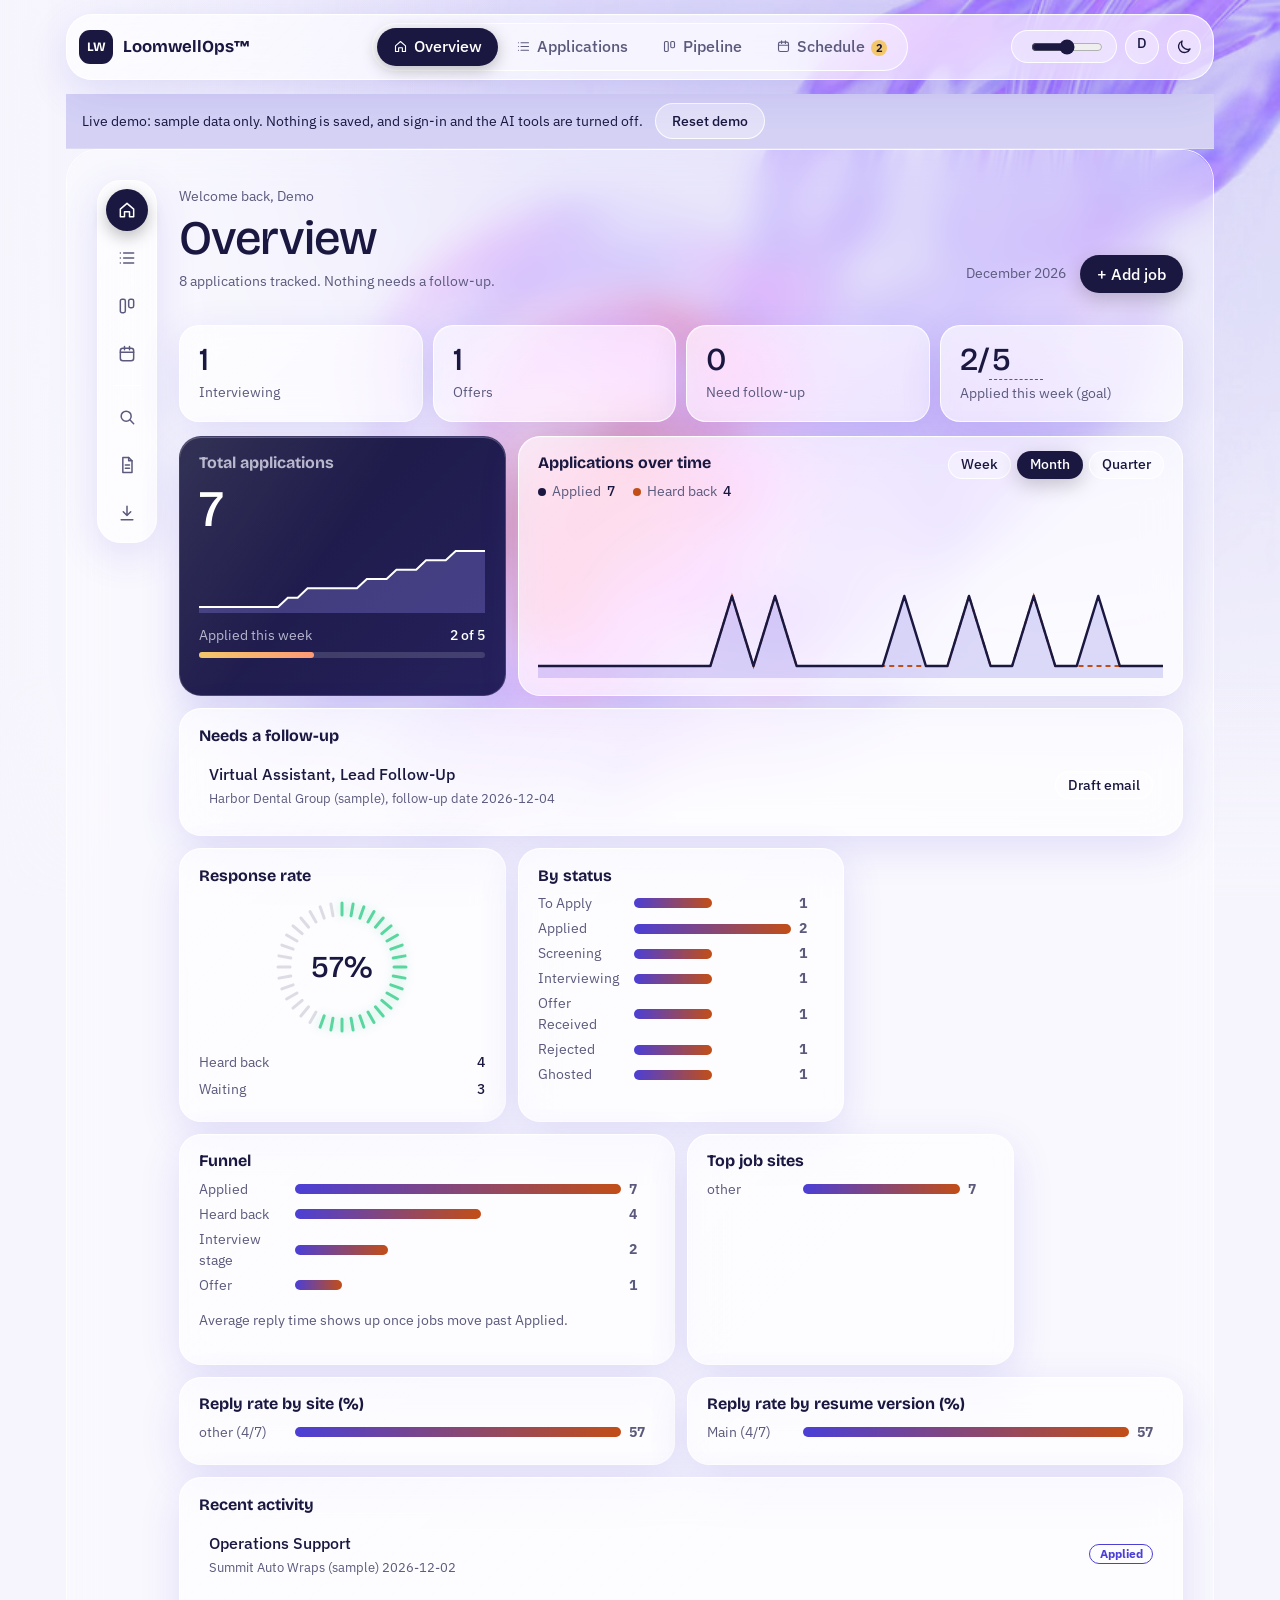
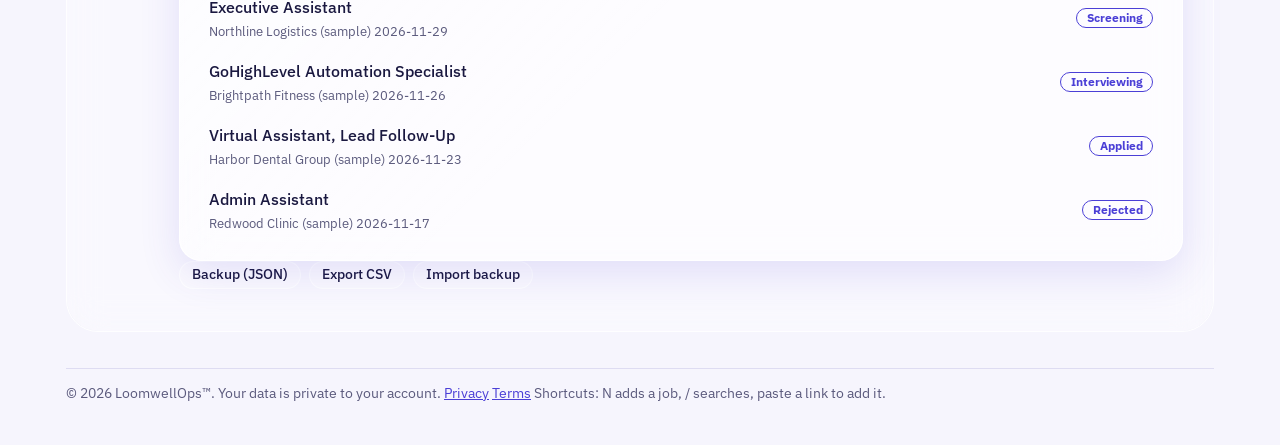
<file: demo.html>
<!DOCTYPE html>
<html lang="en"><head><meta charset="utf-8">
<meta name="viewport" content="width=device-width, initial-scale=1, viewport-fit=cover">
<title>LoomwellOps™ Job Tracker (Live Demo)</title>
<script>try{var t=localStorage.getItem('lw.theme');if(t==='dark'||t==='light')document.documentElement.dataset.theme=t}catch(e){}</script>
<link rel="manifest" href="manifest.webmanifest"><meta name="theme-color" content="#4b3fd6"><link rel="apple-touch-icon" href="apple-touch-icon.png"><meta name="robots" content="noindex"><meta name="description" content="LoomwellOps™ Job Tracker: track applications, tailor resumes and write cover letters."><link rel="icon" href="data:image/svg+xml,%3Csvg xmlns=%27http://www.w3.org/2000/svg%27 viewBox=%270 0 100 100%27%3E%3Crect width=%27100%27 height=%27100%27 rx=%2722%27 fill=%27%234b3fd6%27/%3E%3Ctext x=%2750%27 y=%2768%27 font-size=%2750%27 text-anchor=%27middle%27 fill=%27white%27 font-family=%27sans-serif%27 font-weight=%27bold%27%3ELW%3C/text%3E%3C/svg%3E">
<link rel="preconnect" href="https://fonts.googleapis.com"><link rel="preconnect" href="https://fonts.gstatic.com" crossorigin>
<link href="https://fonts.googleapis.com/css2?family=Bricolage+Grotesque:opsz,wght@12..96,500;12..96,700&family=IBM+Plex+Sans:wght@400;500&display=swap" rel="stylesheet">
<link rel="stylesheet" href="style.css?v=5"></head><body><div class="bg" aria-hidden="true"></div><main>
<header class="top"><span class="brand"><i>LW</i><b>LoomwellOps™</b></span>
<div class="tabs" role="tablist" aria-label="Views"><i id="ind"></i><button type="button" role="tab" data-v="ov"><svg viewBox="0 0 24 24" aria-hidden="true"><path d="M4 11l8-7 8 7v9h-5v-6H9v6H4z"/></svg>Overview</button><button type="button" role="tab" data-v="list"><svg viewBox="0 0 24 24" aria-hidden="true"><path d="M8 6h12M8 12h12M8 18h12M4 6h.01M4 12h.01M4 18h.01"/></svg>Applications<em id="bl"></em></button><button type="button" role="tab" data-v="board"><svg viewBox="0 0 24 24" aria-hidden="true"><rect x="4" y="4" width="6" height="16" rx="2"/><rect x="14" y="4" width="6" height="10" rx="2"/></svg>Pipeline</button><button type="button" role="tab" data-v="cal"><svg viewBox="0 0 24 24" aria-hidden="true"><rect x="4" y="5" width="16" height="15" rx="3"/><path d="M4 10h16M9 3v4M15 3v4"/></svg>Schedule<em id="bc"></em></button></div>
<div class="tr"><label class="gs">Glass <input type="range" id="glx" min="0" max="36" value="18" aria-label="Adjust glass blur"></label><span class="note" id="who"></span><button id="so" class="s" hidden>Sign out</button><button id="th" class="s" type="button" aria-label="Toggle theme" title="Toggle theme"><svg id="thIcon" width="18" height="18" viewBox="0 0 24 24" aria-hidden="true"></svg></button></div></header>
<section id="auth" hidden><div class="panel"><h2>Welcome to LoomwellOps™</h2><p class="note">Sign in to track your job applications, tailor resumes and write cover letters. Your data is saved to your account.</p>
<label>Email</label><input id="ae" type="email" autocomplete="email" style="width:100%">
<label>Password (8+ characters)</label><input id="ap" type="password" autocomplete="current-password" style="width:100%">
<label>Confirm password (only when creating an account)</label><input id="ap2" type="password" autocomplete="new-password" style="width:100%">
<label class="note" style="display:flex;gap:.4rem;align-items:center"><input type="checkbox" id="spw"> Show password</label>
<div class="row"><button class="p" id="ain">Sign in</button><button id="aup">Create account</button><button class="s" id="afg">Forgot password</button><button type="button" id="demo">Try the demo</button></div><p class="note" id="am" role="status"></p><p class="note">New here? The demo shows sample data. Nothing is saved and the AI tools are off.</p></div></section>
<div id="demobar" hidden role="status">Live demo: sample data only. Nothing is saved, and sign-in and the AI tools are turned off. <button type="button" id="demox">Reset demo</button></div>
<div id="app">
<button type="button" id="addf" class="p">+ Add job</button><aside class="dock" aria-label="Views and tools"><i id="dockPill" aria-hidden="true"></i><button type="button" data-v="ov" data-tip="Overview" aria-label="Overview"><svg viewBox="0 0 24 24" aria-hidden="true"><path d="M4 11l8-7 8 7v9h-5v-6H9v6H4z"/></svg></button><button type="button" data-v="list" data-tip="Applications" aria-label="Applications"><svg viewBox="0 0 24 24" aria-hidden="true"><path d="M8 6h12M8 12h12M8 18h12M4 6h.01M4 12h.01M4 18h.01"/></svg></button><button type="button" data-v="board" data-tip="Pipeline" aria-label="Pipeline"><svg viewBox="0 0 24 24" aria-hidden="true"><rect x="4" y="4" width="6" height="16" rx="2"/><rect x="14" y="4" width="6" height="10" rx="2"/></svg></button><button type="button" data-v="cal" data-tip="Schedule" aria-label="Schedule"><svg viewBox="0 0 24 24" aria-hidden="true"><rect x="4" y="5" width="16" height="15" rx="3"/><path d="M4 10h16M9 3v4M15 3v4"/></svg></button><hr><button type="button" data-k="s" data-tip="Search" aria-label="Search"><svg viewBox="0 0 24 24" aria-hidden="true"><circle cx="11" cy="11" r="6"/><path d="M20 20l-4.3-4.3"/></svg></button><button type="button" data-k="r" data-tip="Master resume" aria-label="Master resume"><svg viewBox="0 0 24 24" aria-hidden="true"><path d="M7 3h7l4 4v14H7z"/><path d="M14 3v4h4M10 12h5M10 16h5"/></svg></button><button type="button" data-k="b" data-tip="Download backup" aria-label="Download backup"><svg viewBox="0 0 24 24" aria-hidden="true"><path d="M12 4v11M7.5 10.5L12 15l4.5-4.5M5 20h14"/></svg></button></aside>
<div class="hd"><div><p class="note" id="gr"></p><h1 id="pt">Overview</h1><p class="note" id="ps"></p></div><div class="hr"><span class="note" id="mo"></span><button type="button" class="p" id="hadd">+ Add job</button></div></div>
<div class="stats" id="stats"></div>
<div class="charts" id="ch"></div>
<div class="bar tools">
<input type="search" id="q" placeholder="Search title, company or notes"><select id="f"></select><select id="sk" aria-label="Sort applications"><option value="new">Newest first</option><option value="old">Oldest first</option><option value="co">Company A-Z</option><option value="st">By status</option></select>
<button id="vl" aria-pressed="true" hidden>List</button><button id="vb" aria-pressed="false" hidden>Board</button><button id="vc" aria-pressed="false" hidden>Calendar</button>
<button class="p" id="add">+ Add job</button><button id="mr">Master resume</button>
</div>
<div class="bar"><button id="bk" class="s">Backup (JSON)</button><button id="cv" class="s">Export CSV</button><button id="im" class="s">Import backup</button><button id="dd" class="s" hidden>Delete my cloud data</button><input type="file" id="fi" accept=".json" hidden><span class="note" id="msg"></span></div>
<div id="list"></div>

</div>
<dialog id="dpw"><h3>Set a new password</h3><label>New password (8+ characters)</label><input id="np" type="password" autocomplete="new-password" style="width:100%"><p class="note" id="npm" role="status"></p><div class="row"><button class="p" id="nps">Save password</button><button id="npx">Cancel</button></div></dialog>
<dialog id="dj"><h3 id="djt">Add job</h3>
<label>Job title</label><input id="jt" style="width:100%">
<label>Company</label><input id="jc" style="width:100%">
<label>Status</label><select id="jst" style="width:100%"></select>
<div class="row"><div><label>Pay (optional)</label><input id="jp"></div><div><label>Date applied</label><input id="jd" type="date"></div><div><label>Follow up on</label><input id="jf" type="date"></div></div>
<label>Posting link</label><div class="row"><input id="jl" style="flex:1;min-width:0"><button type="button" id="jaf">Auto-fill from link</button></div><span class="note" id="jam"></span>
<label>Contact person / recruiter</label><input id="jk" style="width:100%">
<label>Interview date and time (shows in Calendar)</label><input id="ji" type="datetime-local">
<label>Contact log (who you spoke to, what was said)</label><textarea id="jlg" rows="4"></textarea><div class="row"><button type="button" id="jla">+ Add dated entry</button></div>
<label>Notes, next steps, interview prep</label><textarea id="jn" rows="4"></textarea>
<div class="row"><button class="p" id="js">Save</button><button id="jx">Cancel</button><button id="jdel" hidden>Delete</button></div></dialog>

<dialog id="dr"><h3>Master resume</h3>
<div class="row"><select id="rsel"></select><input id="rnm" placeholder="Version name"><button type="button" id="rnw">New version</button><button type="button" id="rdl">Delete</button></div>
<p class="note">Paste your full resume once with every role, skill and achievement, or drop a PDF, Word (.docx), or text file onto the box. Tailored versions only use what is written here. Saved to your account and this browser. Files are read in your browser and are not uploaded; only the text you keep here is saved.</p>
<textarea id="rt" rows="16"></textarea>
<div class="row"><button type="button" id="rf">Choose a file</button><input type="file" id="rff" accept=".pdf,.docx,.txt,.md" hidden><span class="note" id="rst" aria-live="polite"></span></div>
<div class="row"><button class="p" id="rs">Save</button><button id="rx">Close</button></div></dialog>

<dialog id="dt"><h3 id="dtt">Tailor</h3>
<label>Job description (paste the full posting)</label><textarea id="td" rows="6"></textarea>
<div class="row"><button class="p" id="tg">Tailor resume</button><button class="p" id="tl">Write cover letter</button><button id="ts" disabled>Stop</button><span class="note" id="tn"></span></div>
<label>Master resume to use</label><select id="tsel"></select>
<label>Tailored resume (editable)</label><textarea id="to" rows="12"></textarea>
<label>Notes: keywords matched, gaps, talking points (private, not part of the resume)</label><textarea id="tnt" rows="7"></textarea>
<label>Extras</label><div class="row"><select id="xk"><option value="m">Match score + missing keywords</option><option value="i">Interview prep</option><option value="f">Follow-up email (no reply)</option><option value="t">Thank-you email (after interview)</option><option value="r">Reply to a rejection</option></select><button class="p" id="xg">Generate</button></div><textarea id="xo" rows="8"></textarea>
<label>Cover letter (editable)</label><textarea id="cl" rows="9"></textarea>
<div class="row"><button class="s" id="c1">Copy resume</button><button class="s" id="c2">Copy letter</button><button class="s" id="d1">Download resume</button><button class="s" id="d2">Download letter</button><button class="s p" id="dw">Download Word</button><button class="s p" id="dp">Download PDF</button><button class="p" id="tsv">Save to job</button><button id="tx">Close</button></div></dialog>
<footer class="note">© 2026 LoomwellOps™. Your data is private to your account. <span id="sy"></span> <a href="privacy.html">Privacy</a> <a href="terms.html">Terms</a> Shortcuts: N adds a job, / searches, paste a link to add it.</footer></main>



<script src="demo.js?v=5f3de3b4" defer></script></body></html>
</file>
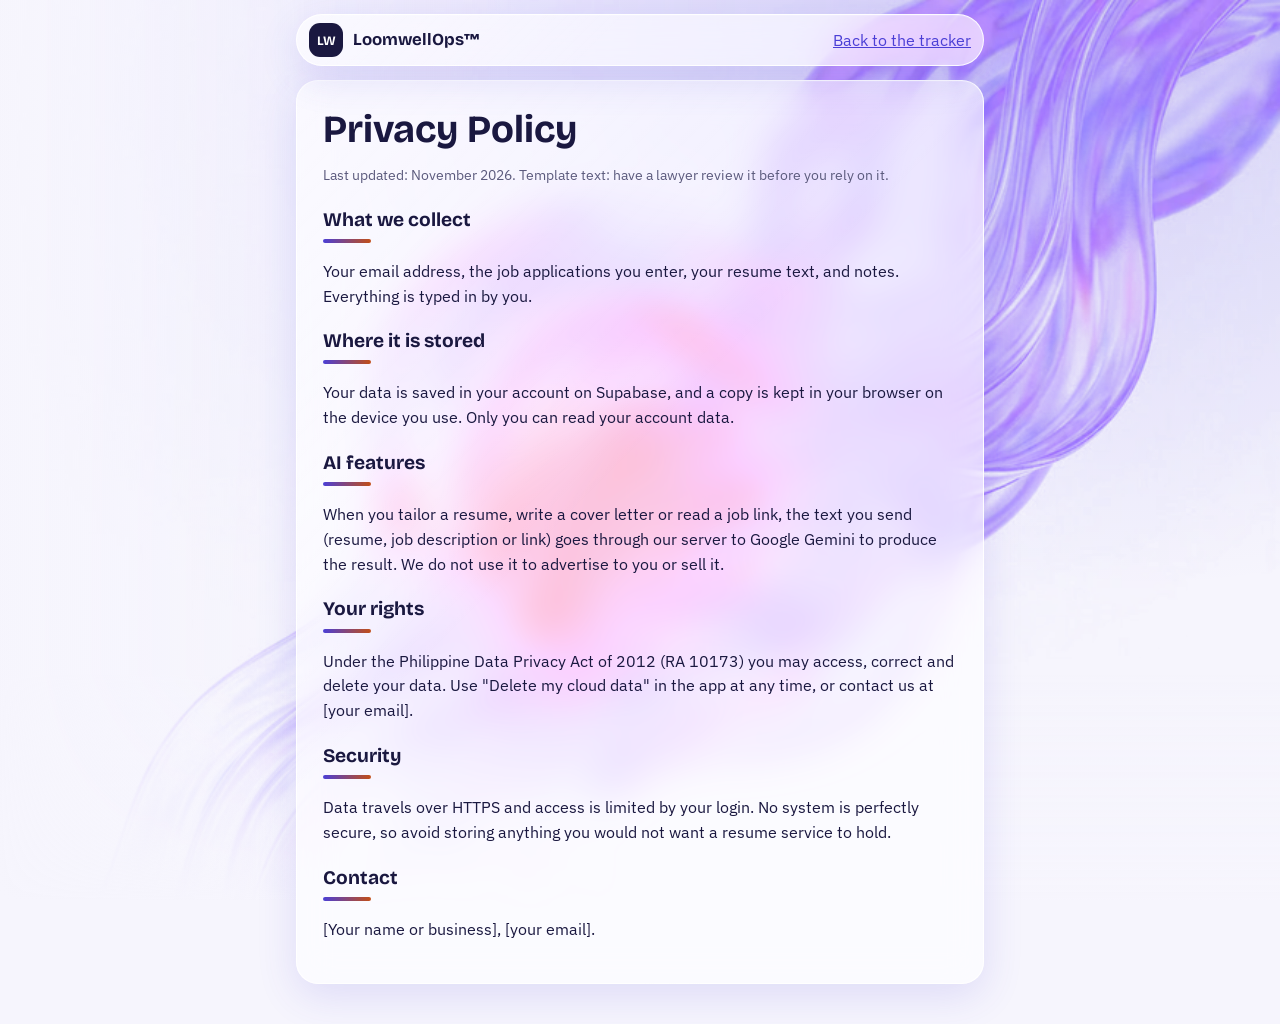
<file: privacy.html>
<!DOCTYPE html><html lang="en"><head><meta charset="utf-8"><meta name="viewport" content="width=device-width, initial-scale=1"><title>Privacy Policy | LoomwellOps™</title>
<script>try{var t=localStorage.getItem('lw.theme');if(t==='dark'||t==='light')document.documentElement.dataset.theme=t}catch(e){}</script><link href="https://fonts.googleapis.com/css2?family=Bricolage+Grotesque:opsz,wght@12..96,500;12..96,700&family=IBM+Plex+Sans:wght@400;500&display=swap" rel="stylesheet"><link rel="stylesheet" href="style.css?v=5"></head>
<body><div class="bg" aria-hidden="true"></div><main style="max-width:720px"><header class="top"><span class="brand"><i>LW</i><b>LoomwellOps™</b></span><div class="tr"><a href="./">Back to the tracker</a></div></header>
<div class="panel" style="padding:1.6rem"><h1>Privacy Policy</h1><p class="note">Last updated: November 2026. Template text: have a lawyer review it before you rely on it.</p><h2>What we collect</h2><p>Your email address, the job applications you enter, your resume text, and notes. Everything is typed in by you.</p>
<h2>Where it is stored</h2><p>Your data is saved in your account on Supabase, and a copy is kept in your browser on the device you use. Only you can read your account data.</p>
<h2>AI features</h2><p>When you tailor a resume, write a cover letter or read a job link, the text you send (resume, job description or link) goes through our server to Google Gemini to produce the result. We do not use it to advertise to you or sell it.</p>
<h2>Your rights</h2><p>Under the Philippine Data Privacy Act of 2012 (RA 10173) you may access, correct and delete your data. Use "Delete my cloud data" in the app at any time, or contact us at [your email].</p>
<h2>Security</h2><p>Data travels over HTTPS and access is limited by your login. No system is perfectly secure, so avoid storing anything you would not want a resume service to hold.</p>
<h2>Contact</h2><p>[Your name or business], [your email].</p></div></main></body></html>
</file>
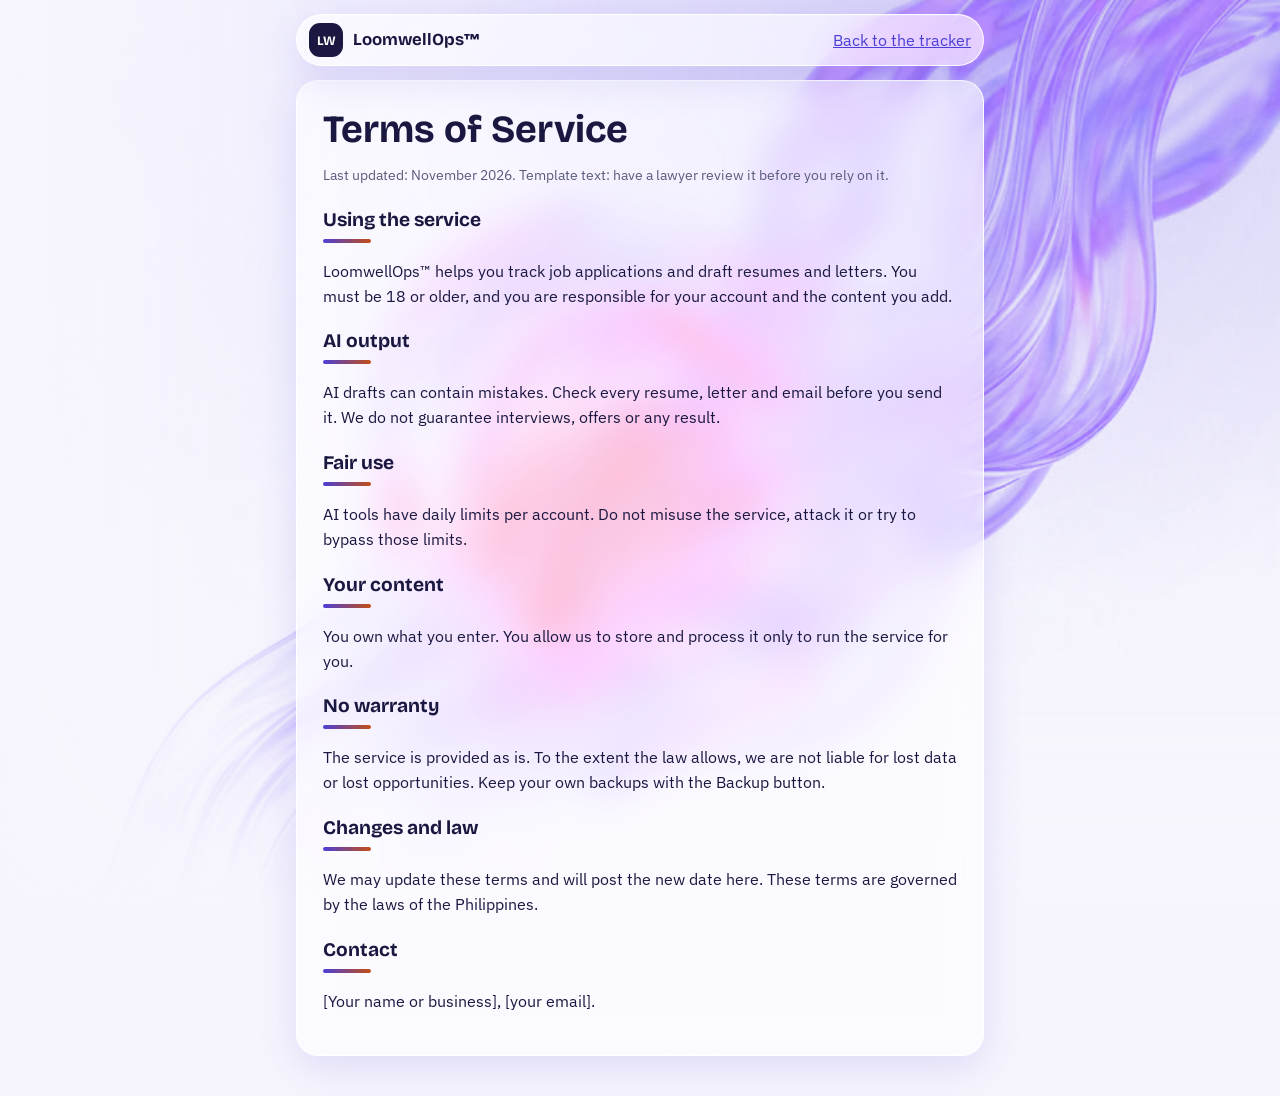
<file: terms.html>
<!DOCTYPE html><html lang="en"><head><meta charset="utf-8"><meta name="viewport" content="width=device-width, initial-scale=1"><title>Terms of Service | LoomwellOps™</title>
<script>try{var t=localStorage.getItem('lw.theme');if(t==='dark'||t==='light')document.documentElement.dataset.theme=t}catch(e){}</script><link href="https://fonts.googleapis.com/css2?family=Bricolage+Grotesque:opsz,wght@12..96,500;12..96,700&family=IBM+Plex+Sans:wght@400;500&display=swap" rel="stylesheet"><link rel="stylesheet" href="style.css?v=5"></head>
<body><div class="bg" aria-hidden="true"></div><main style="max-width:720px"><header class="top"><span class="brand"><i>LW</i><b>LoomwellOps™</b></span><div class="tr"><a href="./">Back to the tracker</a></div></header>
<div class="panel" style="padding:1.6rem"><h1>Terms of Service</h1><p class="note">Last updated: November 2026. Template text: have a lawyer review it before you rely on it.</p><h2>Using the service</h2><p>LoomwellOps™ helps you track job applications and draft resumes and letters. You must be 18 or older, and you are responsible for your account and the content you add.</p>
<h2>AI output</h2><p>AI drafts can contain mistakes. Check every resume, letter and email before you send it. We do not guarantee interviews, offers or any result.</p>
<h2>Fair use</h2><p>AI tools have daily limits per account. Do not misuse the service, attack it or try to bypass those limits.</p>
<h2>Your content</h2><p>You own what you enter. You allow us to store and process it only to run the service for you.</p>
<h2>No warranty</h2><p>The service is provided as is. To the extent the law allows, we are not liable for lost data or lost opportunities. Keep your own backups with the Backup button.</p>
<h2>Changes and law</h2><p>We may update these terms and will post the new date here. These terms are governed by the laws of the Philippines.</p><h2>Contact</h2><p>[Your name or business], [your email].</p></div></main></body></html>
</file>
<file: style.css>
:root{box-sizing:border-box;padding-top:env(safe-area-inset-top,0px);padding-bottom:env(safe-area-inset-bottom,0px);--bg:#f6f5fd;--surface:#fff;--ink:#1a1840;--muted:#5b5a7d;--line:#dedcf2;--accent:#4b3fd6;--accent-ink:#fff;--mark:#f3c76b;--g2:#c24e17;--glow:rgba(75,63,214,.18);--bgimg:url(bg-light.webp)}
@media (prefers-color-scheme:dark){:root:not([data-theme="light"]){--bg:#13112b;--surface:#1d1a3f;--ink:#ecebfa;--muted:#a8a6cf;--line:#2f2b5e;--accent:#9c93ff;--accent-ink:#13112b;--mark:#c99a2e;--g2:#ff9a76;--glow:rgba(156,147,255,.38);--bgimg:url(bg.jpg)}}
:root[data-theme="dark"]{--bg:#13112b;--surface:#1d1a3f;--ink:#ecebfa;--muted:#a8a6cf;--line:#2f2b5e;--accent:#9c93ff;--accent-ink:#13112b;--mark:#c99a2e;--g2:#ff9a76;--glow:rgba(156,147,255,.38);--bgimg:url(bg.jpg)}
html{scroll-padding-top:env(safe-area-inset-top,0px)}
*,*::before,*::after{box-sizing:border-box}
body{margin:0;background-color:var(--bg);background-image:radial-gradient(circle at 90% -8%,var(--glow),transparent 42%);background-repeat:no-repeat;color:var(--ink);font:400 1rem/1.55 "IBM Plex Sans",system-ui,sans-serif}
h1,h2,h3,h4,.chip b{font-family:"Bricolage Grotesque","IBM Plex Sans",sans-serif;line-height:1.15;margin:0}
a{color:var(--accent)}
main{max-width:1060px;margin:0 auto;padding:14px 16px 40px}
nav{display:flex;align-items:center;justify-content:space-between;gap:10px;padding:6px 0 14px}
nav b{font-family:"Bricolage Grotesque",sans-serif;font-size:1.1rem}
h1{font-size:clamp(1.7rem,4vw,2.4rem)}
.grad{color:var(--accent);background:linear-gradient(90deg,var(--accent),var(--g2));-webkit-background-clip:text;background-clip:text;-webkit-text-fill-color:transparent}
h2::after,h1::after{content:"";display:block;width:3rem;height:4px;border-radius:2px;margin-top:.5rem;background:linear-gradient(90deg,var(--accent),var(--g2))}
h2{font-size:1.2rem;margin:22px 0 12px}
input,select,textarea,button{font:inherit;color:var(--ink);background:var(--surface);border:1px solid var(--line);border-radius:.5rem;padding:.45rem .7rem}
textarea{width:100%;resize:vertical}
button{cursor:pointer;border:2px solid var(--accent);border-radius:2rem;background:transparent;color:var(--accent);font-weight:500;padding:.35rem 1rem}
button:hover{opacity:.85}button[aria-pressed=true],button.p{background:var(--accent);color:var(--accent-ink)}
button.p{box-shadow:0 6px 22px var(--glow)}button.s{padding:.15rem .75rem;font-size:.85rem}button:disabled{opacity:.5}
.stats{display:flex;flex-wrap:wrap;gap:10px;margin:14px 0}
.chip{background:color-mix(in srgb,var(--surface) 76%,transparent);backdrop-filter:blur(10px);border:1px solid var(--line);border-radius:.6rem;padding:.7rem 1rem;min-width:100px;transition:transform .2s,border-color .2s,box-shadow .2s}
.chip b{display:block;font-size:1.6rem;color:var(--accent)}.chip span{color:var(--muted);font-size:.88rem}
.chip input{width:3.4rem;padding:.1rem .3rem}
@media (hover:hover){.chip:hover,.card:hover{transform:translateY(-3px);border-color:var(--accent);box-shadow:0 10px 28px var(--glow)}}
.bar{display:flex;flex-wrap:wrap;gap:8px;margin-bottom:12px;align-items:center}
.bar input[type=search]{flex:1;min-width:150px}
.charts{display:grid;grid-template-columns:repeat(auto-fit,minmax(260px,1fr));gap:12px}
.panel{background:var(--surface);border:1px solid var(--line);border-radius:.6rem;padding:1rem}
.panel h4{margin-bottom:8px;font-size:1rem}
.br{display:grid;grid-template-columns:5.5rem 1fr 1.6rem;gap:8px;align-items:center;font-size:.85rem;margin:4px 0;color:var(--muted)}
.br i{display:block;height:10px;border-radius:5px;background:linear-gradient(90deg,var(--accent),var(--g2));min-width:3px}
.card{background:var(--surface);border:1px solid var(--line);border-radius:.6rem;padding:.8rem 1rem;margin-bottom:8px;display:grid;grid-template-columns:1fr auto;gap:6px 12px;align-items:center;transition:transform .2s,border-color .2s,box-shadow .2s}
.card h3{font-size:1rem}.card small{color:var(--muted)}
.act{display:flex;gap:6px;flex-wrap:wrap;justify-content:flex-end;align-items:center}
.tag{border-radius:2rem;padding:0 .6rem;font-size:.72rem;font-weight:700;margin-left:6px;border:1px solid var(--accent);color:var(--accent);white-space:nowrap}
.tag.w{background:var(--mark);border-color:var(--mark);color:#1a1840}
.dot{display:inline-block;width:8px;height:8px;border-radius:50%;background:var(--g2);margin-left:6px}
.kb{display:flex;gap:10px;overflow-x:auto;padding-bottom:8px;align-items:flex-start}
.col{min-width:220px;flex:1 0 220px;background:color-mix(in srgb,var(--accent) 6%,var(--bg));border:1px solid var(--line);border-radius:.7rem;padding:8px;min-height:120px}
.col h4{font-size:.9rem;padding:2px 4px 8px;display:flex;justify-content:space-between}
.col .card{grid-template-columns:1fr;cursor:grab}.col.over{border-color:var(--accent);box-shadow:0 0 0 2px var(--glow),inset 0 0 28px color-mix(in srgb,var(--accent) 10%,transparent);transition:border-color .15s,box-shadow .15s}
dialog{background:var(--bg);color:var(--ink);border:1px solid var(--line);border-radius:1rem;width:min(780px,94vw);padding:18px;max-height:92vh}
#dr.drag textarea{outline:2px dashed var(--accent,#9c93ff)}dialog::backdrop{background:#0009}dialog h3{font-size:1.2rem;margin-bottom:4px}
dialog label{display:block;margin:10px 0 4px;font-weight:500;font-size:.88rem}
.row{display:flex;gap:8px;flex-wrap:wrap;margin-top:10px;align-items:center}
.note{color:var(--muted);font-size:.88rem}
.bg{position:fixed;inset:0;z-index:-1;pointer-events:none}
.bg::before{content:"";position:absolute;inset:0;background:var(--bgimg) right top/cover no-repeat}
.bg::after{content:"";position:absolute;inset:0;background:linear-gradient(90deg,var(--bg) 0,transparent 60%),linear-gradient(0deg,var(--bg) 0,transparent 35%)}
@media(max-width:640px){.bg{opacity:.5}}
[hidden]{display:none!important}
#auth{max-width:440px;margin:6vh auto}.brand{font-size:1.25rem}
footer{margin-top:36px;padding-top:14px;border-top:1px solid var(--line)}
@media print{nav,.bar,.kb,.bg{display:none}}
#demobar{padding:.6rem 1rem;background:color-mix(in srgb,var(--accent,#9c93ff) 20%,var(--bg));border-bottom:1px solid var(--line);font-size:.9rem;display:flex;gap:.75rem;align-items:center;flex-wrap:wrap}#demobar[hidden]{display:none}#msg:not(:empty){position:fixed;left:50%;transform:translateX(-50%);bottom:1.2rem;max-width:90vw;background:var(--surface);color:var(--ink);border:1px solid var(--accent,#9c93ff);padding:.6rem 1rem;border-radius:.7rem;box-shadow:0 8px 24px #0006;z-index:60}
.empty{padding:1.2rem;border:1px dashed var(--line);border-radius:.8rem;color:var(--muted)}.empty b{color:var(--ink)}
#app{padding-bottom:4.5rem}#add{font-size:1.05rem;font-weight:700;padding:.7rem 1.3rem;box-shadow:0 0 0 3px color-mix(in srgb,var(--accent,#9c93ff) 40%,transparent),0 6px 18px #0005}#addf{position:fixed;right:1.1rem;bottom:1.1rem;z-index:40;font-size:1.05rem;font-weight:700;padding:.85rem 1.4rem;border-radius:2rem;box-shadow:0 0 0 3px color-mix(in srgb,var(--accent,#9c93ff) 40%,transparent),0 10px 28px #0007}@media(prefers-reduced-motion:no-preference){#addf{animation:pulse 2.4s ease-out 3}@keyframes pulse{0%{box-shadow:0 0 0 0 color-mix(in srgb,var(--accent,#9c93ff) 70%,transparent),0 10px 28px #0007}70%{box-shadow:0 0 0 14px transparent,0 10px 28px #0007}100%{box-shadow:0 0 0 0 transparent,0 10px 28px #0007}}}


:root{--blur:18px;--gl:rgba(255,255,255,.6);--gl2:rgba(255,255,255,.35);--gb:rgba(255,255,255,.9);--sh:0 12px 40px rgba(75,63,214,.14);--pill:#1a1840;--pill-ink:#fff}
@media (prefers-color-scheme:dark){:root:not([data-theme="light"]){--gl:rgba(24,20,56,.45);--gl2:rgba(24,20,56,.3);--gb:rgba(255,255,255,.15);--sh:0 14px 48px rgba(0,0,0,.4);--pill:#fff;--pill-ink:#13112b}}
:root[data-theme="dark"]{--gl:rgba(24,20,56,.45);--gl2:rgba(24,20,56,.3);--gb:rgba(255,255,255,.15);--sh:0 14px 48px rgba(0,0,0,.4);--pill:#fff;--pill-ink:#13112b}
main{max-width:1180px}
.bg::after{background:linear-gradient(90deg,var(--bg) 0,transparent 40%),linear-gradient(0deg,var(--bg) 0,transparent 25%)}
.top,.chip,.panel,.dock,dialog{background:linear-gradient(135deg,rgba(255,255,255,.12),transparent 45%),var(--gl);border:1px solid var(--gb);box-shadow:var(--sh),inset 0 1px 0 rgba(255,255,255,.14);-webkit-backdrop-filter:blur(var(--blur)) saturate(1.5);backdrop-filter:blur(var(--blur)) saturate(1.5)}
.top{position:sticky;top:8px;z-index:30;display:flex;align-items:center;gap:12px;flex-wrap:wrap;border-radius:26px;padding:8px 12px;margin:0 0 14px}
.brand{display:flex;align-items:center;gap:10px;flex:1;font-size:1.05rem}
.brand i{display:grid;place-items:center;width:34px;height:34px;border-radius:11px;background:var(--pill);color:var(--pill-ink);font:700 .8rem "Bricolage Grotesque",sans-serif}
.brand b{font-family:"Bricolage Grotesque",sans-serif}
.tr{flex:1;display:flex;justify-content:flex-end;align-items:center;gap:8px}
.tr .note{max-width:14ch;overflow:hidden;text-overflow:ellipsis;white-space:nowrap}
.gs{display:flex;align-items:center;gap:6px;font-size:.8rem;color:var(--muted)}
.gs input{width:72px;padding:0;border:0;background:none;accent-color:var(--pill)}
.tabs{position:relative;display:flex;gap:2px;padding:4px;border-radius:999px;background:var(--gl2);border:1px solid var(--gb)}
.tabs button{position:relative;z-index:1;border:0;background:none;box-shadow:none;color:var(--muted);padding:.4rem 1rem;white-space:nowrap}
.tabs button[aria-selected=true]{color:var(--pill-ink)}
.tabs i{position:absolute;top:4px;bottom:4px;left:0;border-radius:999px;background:var(--pill);box-shadow:0 4px 16px rgba(0,0,0,.25);will-change:transform,width}
button{border:1px solid var(--gb);background:var(--gl2);color:var(--ink);border-radius:999px}
button[aria-pressed=true],button.p{background:var(--pill);color:var(--pill-ink);border-color:transparent;box-shadow:0 6px 20px rgba(0,0,0,.2)}
input,select,textarea{background:color-mix(in srgb,var(--ink) 7%,transparent);border:1px solid var(--gb);border-radius:14px}
select option{background:var(--surface);color:var(--ink)}
#app{position:relative;isolation:isolate;display:grid;grid-template-columns:auto minmax(0,1fr);column-gap:22px;padding:clamp(14px,2.6vw,30px);border-radius:32px;border:1px solid var(--gb)}
#app::before{content:"";position:absolute;inset:0;z-index:-1;border-radius:inherit;background:var(--gl2);-webkit-backdrop-filter:blur(var(--blur));backdrop-filter:blur(var(--blur))}
#app>*{grid-column:2}#app>.dock{grid-column:1;grid-row:1/span 12}
.dock{position:sticky;top:96px;align-self:start;display:flex;flex-direction:column;gap:6px;padding:8px;border-radius:24px}
.dock button{position:relative;display:grid;place-items:center;width:42px;height:42px;padding:0;border:0;background:none;box-shadow:none;color:var(--muted)}
.dock button:hover{background:var(--gl2);color:var(--ink);opacity:1}
.dock button::after{content:attr(data-tip);position:absolute;left:52px;top:50%;translate:0 -50%;white-space:nowrap;font-size:.78rem;padding:.2rem .6rem;border-radius:8px;background:var(--pill);color:var(--pill-ink);opacity:0;pointer-events:none;transition:opacity .15s}
.dock button:hover::after,.dock button:focus-visible::after{opacity:1}
.dock svg{width:20px;height:20px;fill:none;stroke:currentColor;stroke-width:1.8;stroke-linecap:round;stroke-linejoin:round}
.hd{display:flex;justify-content:space-between;align-items:flex-end;gap:12px;margin:6px 0 18px}
.hd h1{font-size:clamp(2rem,5vw,3rem);font-weight:500;letter-spacing:-.02em}h1::after{display:none}.hd p{margin:.3rem 0 0}
.chip{border-radius:20px;padding:1rem 1.2rem;flex:1 1 150px}.chip b{font-size:2rem;font-weight:500;color:var(--ink)}
.panel{border-radius:22px;padding:1.1rem 1.2rem}
.charts{grid-template-columns:repeat(6,1fr)}#ch .panel{grid-column:span 2}#ch .s4{grid-column:span 4}#ch .s3{grid-column:span 3}
.ring{position:relative;width:144px;aspect-ratio:1;margin:10px auto;display:grid;place-items:center}
.ring b{font:500 1.9rem "Bricolage Grotesque",sans-serif}
.vb{display:flex;gap:10px;height:170px}.vb>div{flex:1;display:grid;grid-template-rows:1fr auto;gap:6px;min-width:0}
.vb .t{display:flex;flex-direction:column;justify-content:flex-end;align-items:center;gap:4px}
.vb i{width:min(100%,38px);height:max(4px,calc((100% - 22px)*var(--r)));border-radius:10px 10px 4px 4px;background:linear-gradient(0deg,var(--accent),var(--g2))}
.vb span{font-size:.7rem;color:var(--muted);text-align:center;line-height:1.1}
.rw{display:grid;grid-template-columns:1fr auto;gap:1px 12px;padding:.55rem .6rem;border-radius:14px;cursor:pointer}.rw:hover{background:var(--gl2)}
.rw b{font-weight:500}.rw small{grid-column:1;color:var(--muted)}.rw .tag{grid-row:1/span 2;grid-column:2;align-self:center}
.col{background:var(--gl2);border:1px solid var(--gb);border-radius:22px;padding:10px}
.card{background:var(--gl);border:1px solid var(--gb);border-left:3px solid var(--accent);border-radius:18px;box-shadow:none}
.card[data-st=Interviewing],.card[data-st=Screening],.card[data-st=Assessment]{border-left-color:var(--mark)}
.card[data-st="Offer Received"]{border-left-color:#5ad6a0}
.card[data-st=Rejected],.card[data-st=Ghosted],.card[data-st=Withdrawn]{border-left-color:var(--muted)}
@media (hover:hover){.chip:hover,.card:hover{box-shadow:0 12px 30px var(--glow)}}
dialog{border-radius:28px;color:var(--ink);background:color-mix(in srgb,var(--bg) 72%,transparent)}
dialog::backdrop{background:rgba(8,6,24,.5);-webkit-backdrop-filter:blur(6px);backdrop-filter:blur(6px)}
body:not([data-view=ov]) :is(#stats,#ch){display:none}
body[data-view=ov] :is(.tools,#list){display:none}
body:has(#app[hidden]) :is(.tabs,.gs){display:none}
@media(min-width:821px){#addf{display:none}}
@media(max-width:820px){.dock,#hadd,.gs{display:none}#app{display:block;padding-bottom:5rem}.tabs{order:3;flex:1 0 100%;overflow-x:auto}.charts{grid-template-columns:1fr}#ch .panel{grid-column:auto!important}}
@media(prefers-reduced-motion:reduce){.tabs i,#dockPill{transition:none}}
@media print{.top,.dock{display:none}}
#ch .s6{grid-column:1/-1}.rg{display:flex;gap:6px;margin-bottom:8px}.ln{width:100%;height:170px;display:block}
.rw>span{grid-row:1/span 2;grid-column:2;align-self:center}
.col:not(:has(.card)){min-width:120px;flex:0 0 120px;opacity:.7}
@media(max-width:820px){.top{-webkit-backdrop-filter:none;backdrop-filter:none;background:color-mix(in srgb,var(--bg) 82%,transparent)}
.tabs{position:fixed;order:0;flex:none;left:50%;translate:-50% 0;bottom:calc(12px + env(safe-area-inset-bottom,0px));z-index:35;max-width:94vw;overflow-x:auto;background:var(--gl);box-shadow:var(--sh);-webkit-backdrop-filter:blur(var(--blur));backdrop-filter:blur(var(--blur))}
#addf{bottom:5.5rem}#app{padding-bottom:8rem}}


.panel{position:relative}
.tabs svg,.dock svg{flex:none}.tabs svg{width:15px;height:15px;fill:none;stroke:currentColor;stroke-width:1.8;stroke-linecap:round;stroke-linejoin:round;margin-right:6px;vertical-align:-2px}
.tabs em{font-style:normal;min-width:16px;height:16px;padding:0 4px;margin-left:6px;border-radius:8px;background:var(--mark);color:#1a1840;font-size:.68rem;font-weight:700;display:inline-grid;place-items:center}.tabs em:empty{display:none}
.dock button[aria-current=true]{background:transparent;color:var(--pill-ink)}.dock hr{border:0;height:1px;background:var(--gb);margin:4px 8px;width:auto}
.tr .note#who{max-width:none;width:34px;height:34px;flex:none;border-radius:50%;font-size:0;background:var(--gl2);border:1px solid var(--gb);display:grid;place-items:center}
.tr #who::before{content:attr(data-i);font:500 .85rem "IBM Plex Sans",sans-serif;color:var(--ink)}#who:empty{display:none}
.gs{padding:.3rem .8rem;border:1px solid var(--gb);border-radius:999px;background:var(--gl2)}
.hr{display:flex;align-items:center;gap:14px}#gr:empty{display:none}#gr{margin:0 0 .2rem}
.hero .big{font:500 3.2rem/1.1 "Bricolage Grotesque",sans-serif;letter-spacing:-.03em;margin:.2rem 0 .4rem}.sp{display:block;width:100%;height:70px}
.gl,.lg{display:flex;justify-content:space-between;font-size:.85rem;color:var(--muted)}.gl{margin:12px 0 6px}.lg{padding:3px 0}.gl b,.lg b{color:var(--ink);font-weight:500}
.pb{height:6px;border-radius:3px;background:color-mix(in srgb,var(--ink) 12%,transparent)}.pb i{display:block;height:100%;border-radius:3px;background:var(--pill);transition:width .8s}
.lgd{display:flex;gap:18px;font-size:.85rem;color:var(--muted);margin-bottom:6px}.lgd i{display:inline-block;width:8px;height:8px;border-radius:50%;background:var(--pill);margin-right:6px}.lgd .b i{background:var(--g2)}.lgd b{color:var(--ink);font-weight:500;margin-left:6px}
.panel.s4 .rg{position:absolute;top:.9rem;right:1.1rem;margin:0}
.av{display:inline-grid;place-items:center;width:28px;height:28px;border-radius:50%;background:var(--gl);border:1px solid var(--gb);margin-right:8px;font:500 .8rem "IBM Plex Sans",sans-serif;vertical-align:middle}
.col h4 span{background:var(--gl);border:1px solid var(--gb);border-radius:999px;padding:0 .55rem;font-size:.75rem}
@keyframes blurin{from{opacity:0;filter:blur(14px);transform:translateY(10px)}to{opacity:1;filter:blur(0);transform:none}}
@keyframes rise{from{opacity:0;transform:translateY(8px)}to{opacity:1;transform:none}}
@keyframes rv{from{clip-path:inset(0 100% 0 0)}to{clip-path:inset(0)}}
.sw>.hd,.sw>.tools{animation:blurin .5s cubic-bezier(.2,.7,.2,1) both}
.sw #ch>*,.sw .kb>*,.sw #stats>*{animation:blurin .6s cubic-bezier(.2,.7,.2,1) both}.sw #list>*{animation:rise .45s both}
.sw .ln,.sw .sp{animation:rv 1s .2s ease-out both}
.sw #ch>:nth-child(1),.sw .kb>:nth-child(1),.sw #list>:nth-child(1),.sw #stats>:nth-child(1){animation-delay:55ms}.sw #ch>:nth-child(2),.sw .kb>:nth-child(2),.sw #list>:nth-child(2),.sw #stats>:nth-child(2){animation-delay:110ms}.sw #ch>:nth-child(3),.sw .kb>:nth-child(3),.sw #list>:nth-child(3),.sw #stats>:nth-child(3){animation-delay:165ms}.sw #ch>:nth-child(4),.sw .kb>:nth-child(4),.sw #list>:nth-child(4),.sw #stats>:nth-child(4){animation-delay:220ms}.sw #ch>:nth-child(5),.sw .kb>:nth-child(5),.sw #list>:nth-child(5),.sw #stats>:nth-child(5){animation-delay:275ms}.sw #ch>:nth-child(6),.sw .kb>:nth-child(6),.sw #list>:nth-child(6),.sw #stats>:nth-child(6){animation-delay:330ms}.sw #ch>:nth-child(7),.sw .kb>:nth-child(7),.sw #list>:nth-child(7),.sw #stats>:nth-child(7){animation-delay:385ms}.sw #ch>:nth-child(8),.sw .kb>:nth-child(8),.sw #list>:nth-child(8),.sw #stats>:nth-child(8){animation-delay:440ms}
@media(prefers-reduced-motion:reduce){.sw,.sw *{animation:none!important}}
@media(max-width:820px){.chip,.panel{-webkit-backdrop-filter:none;backdrop-filter:none;background:color-mix(in srgb,var(--surface) 72%,transparent)}.hr .note{display:none}.hero .big{font-size:2.6rem}}
.kb{gap:12px}.col{flex:1 0 270px;min-width:270px}
.col:not(:has(.card)){min-width:150px;flex:0 0 150px}
.col .card select{display:none}.col .act{justify-content:flex-start}
.col h4{gap:8px;align-items:center}
.chip input{background:none;border:0;border-bottom:1px dashed var(--muted);border-radius:0;font:inherit;width:2.6rem;padding:0 .2rem;color:inherit}
@media(min-width:821px){.tools #add{display:none}}
.tabs{flex:none}.brand,.tr{min-width:0}.chip input{width:3.4rem}
@media(max-width:1340px){.gs{font-size:0;padding:.35rem .7rem}}
@media(max-width:820px){.tabs button{padding:.45rem .65rem;font-size:.82rem}.tabs svg{display:none}}

/* ===== v4 upgrades ===== */
/* 1. theme toggle */
#th{width:34px;height:34px;padding:0;display:grid;place-items:center;border-radius:50%;flex:none;background:var(--gl2);border:1px solid var(--gb);color:var(--ink)}
#th svg{width:18px;height:18px;fill:none;stroke:currentColor;stroke-width:1.8;stroke-linecap:round;stroke-linejoin:round}
@media (prefers-reduced-motion:no-preference){::view-transition-old(root),::view-transition-new(root){animation:none;mix-blend-mode:normal}::view-transition-new(root){z-index:9999}}
/* 3. hero anchor card */
.panel.hero{background:linear-gradient(125deg,rgba(255,255,255,.11),transparent 45%),linear-gradient(135deg,#1a1840 0%,#26215c 100%);color:#f6f5fd;border:1px solid rgba(255,255,255,.14);box-shadow:inset 0 1px 0 rgba(255,255,255,.24),0 16px 38px var(--glow)}
.panel.hero h4,.panel.hero .gl{color:rgba(236,235,250,.74)}
.panel.hero .big,.panel.hero .gl b{color:#fff}
.panel.hero .pb{background:rgba(255,255,255,.14)}
.panel.hero .pb i{background:linear-gradient(90deg,var(--mark),#ff9a76)}
.panel.hero .sp polyline{stroke:#fff}
.panel.hero .sp polygon{fill:rgba(156,147,255,.28)}
/* 4. dock pill */
.dock{position:sticky}
#dockPill{position:absolute;left:0;top:0;width:42px;height:42px;border-radius:999px;background:var(--pill);box-shadow:0 6px 16px rgba(0,0,0,.25);pointer-events:none;z-index:0;will-change:transform,height}
.dock button{position:relative;z-index:1}
/* 5. tick dial */
.tick-dial{position:absolute;inset:0;width:100%;height:100%}
.tick-dial line{stroke:color-mix(in srgb,var(--ink) 14%,transparent)}
.tick-dial line.on{stroke:var(--accent);filter:drop-shadow(0 0 4px var(--glow))}
.ring.good .tick-dial line.on{stroke:#5ad6a0;filter:drop-shadow(0 0 4px rgba(90,214,160,.45))}
.ring b{position:relative}
@keyframes tickIn{from{opacity:.15}to{opacity:1}}
@media (prefers-reduced-motion:no-preference){.sw .tick-dial line.on{animation:tickIn .32s cubic-bezier(.22,1,.36,1) backwards;animation-delay:calc(var(--t,0)*16ms + 140ms)}}
/* 6. kanban */
.card.dragging{opacity:.45;transform:scale(1.03) rotate(-2deg)}
@keyframes cardLand{0%{transform:scale(1.04) rotate(-1.5deg)}55%{transform:scale(.985) rotate(.4deg)}100%{transform:none}}
@media (prefers-reduced-motion:no-preference){.card.landed{animation:cardLand .38s cubic-bezier(.22,1,.36,1)}}
.card[data-st="Offer Received"]{background-image:radial-gradient(circle at 100% 0%,rgba(90,214,160,.18),transparent 62%);border-color:color-mix(in srgb,#5ad6a0 45%,var(--gb));border-left-color:#5ad6a0}
.tag.w{box-shadow:0 2px 8px rgba(243,199,107,.28);letter-spacing:.01em}
/* 8. dialogs */
@keyframes dlgIn{from{opacity:0;transform:scale(.96) translateY(8px)}to{opacity:1;transform:none}}
@keyframes fadeIn{from{opacity:0}to{opacity:1}}
@media (prefers-reduced-motion:no-preference){dialog[open]{animation:dlgIn .22s cubic-bezier(.22,1,.36,1) both}dialog[open]::backdrop{animation:fadeIn .2s ease both}}

/* schedule month view + touch drag */
.cal-g{display:grid;grid-template-columns:repeat(7,minmax(0,1fr));gap:4px;margin-top:.6rem}
.cal-h{font-size:.75rem;text-align:center;opacity:.7}
.cal-d{min-height:84px;padding:4px;border:1px solid rgba(128,128,128,.25);border-radius:10px;display:flex;flex-direction:column;gap:3px;overflow:hidden}
.cal-d.x{border:0}.cal-d.td{outline:2px solid var(--pill,#4b3fd6)}.cal-d b{font-size:.75rem}
.cal-e{font-size:.68rem;padding:2px 5px;text-align:left;white-space:nowrap;overflow:hidden;text-overflow:ellipsis;max-width:100%}
.cal-e.iv{font-weight:700}
.kb .card{-webkit-touch-callout:none;-webkit-user-select:none;user-select:none}
@media(max-width:600px){.cal-d{min-height:60px;padding:2px}.cal-e{font-size:.6rem;padding:1px 3px}}
</file>
